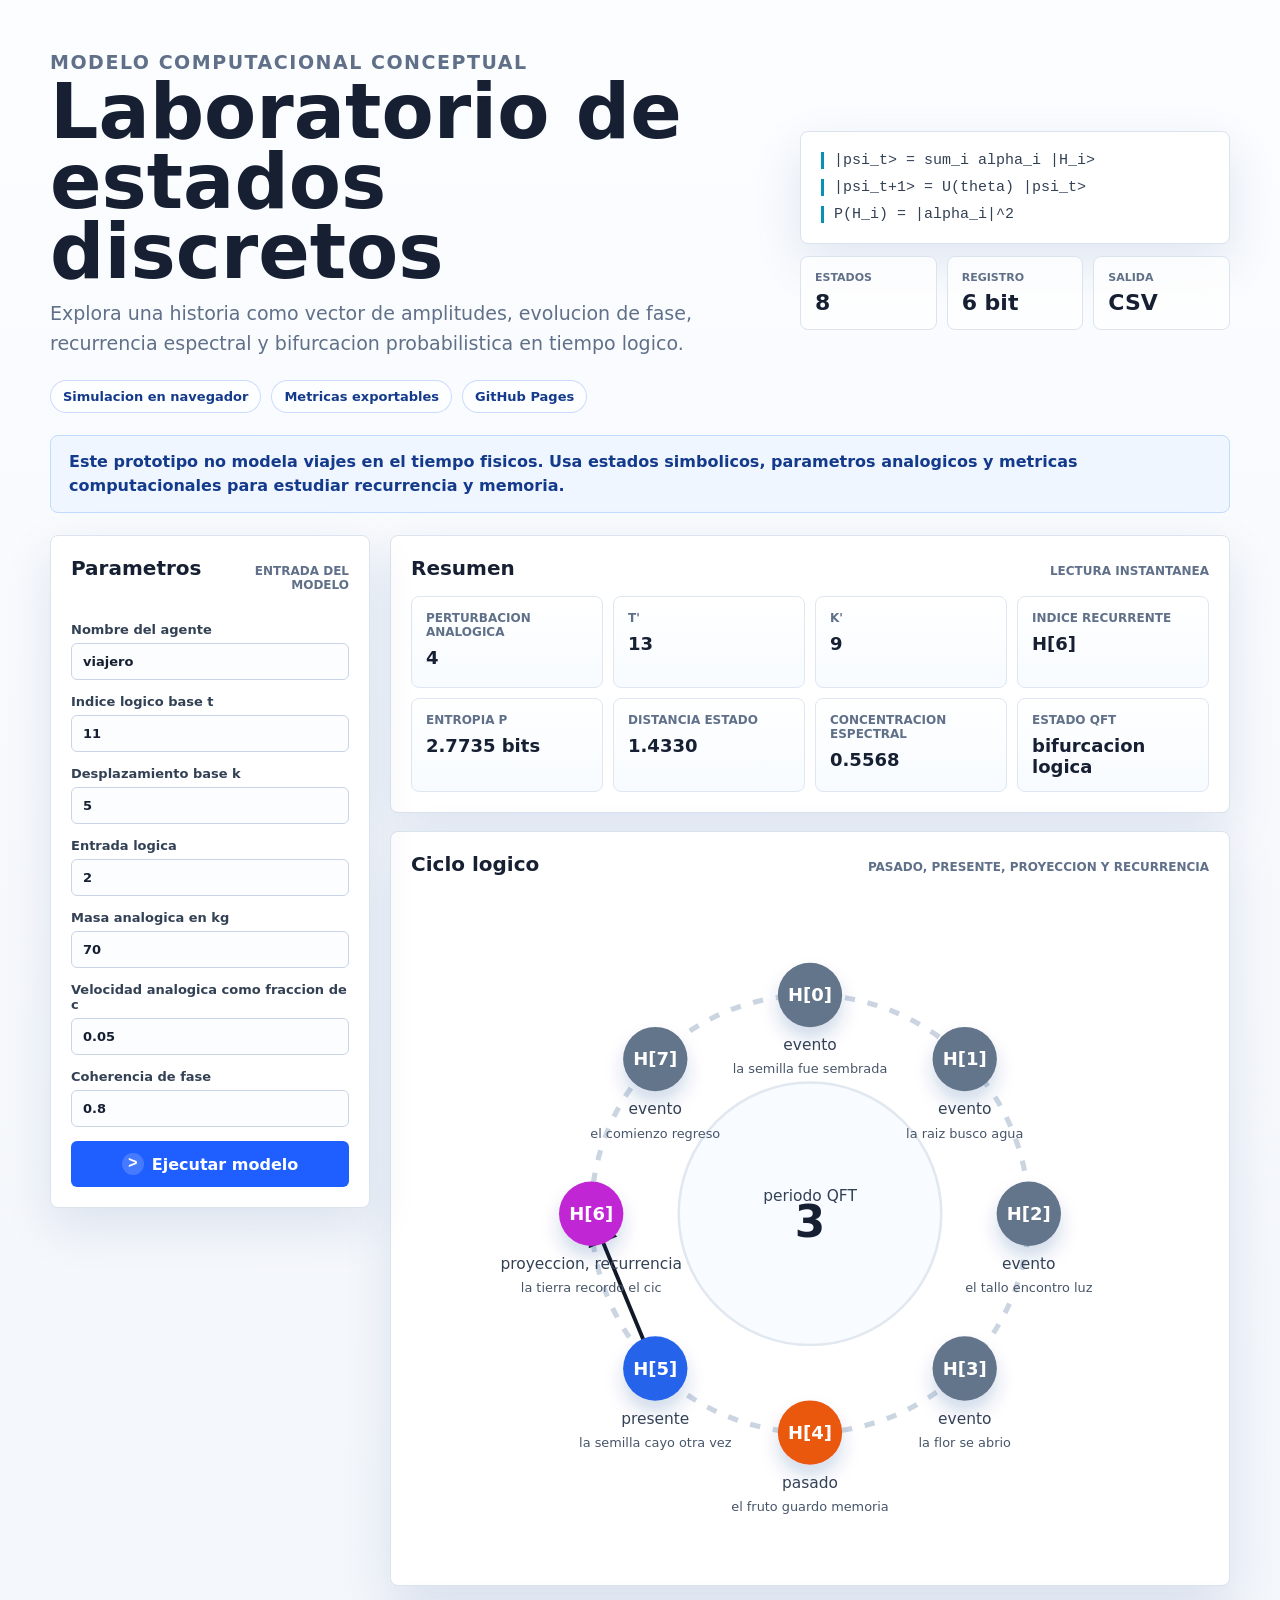
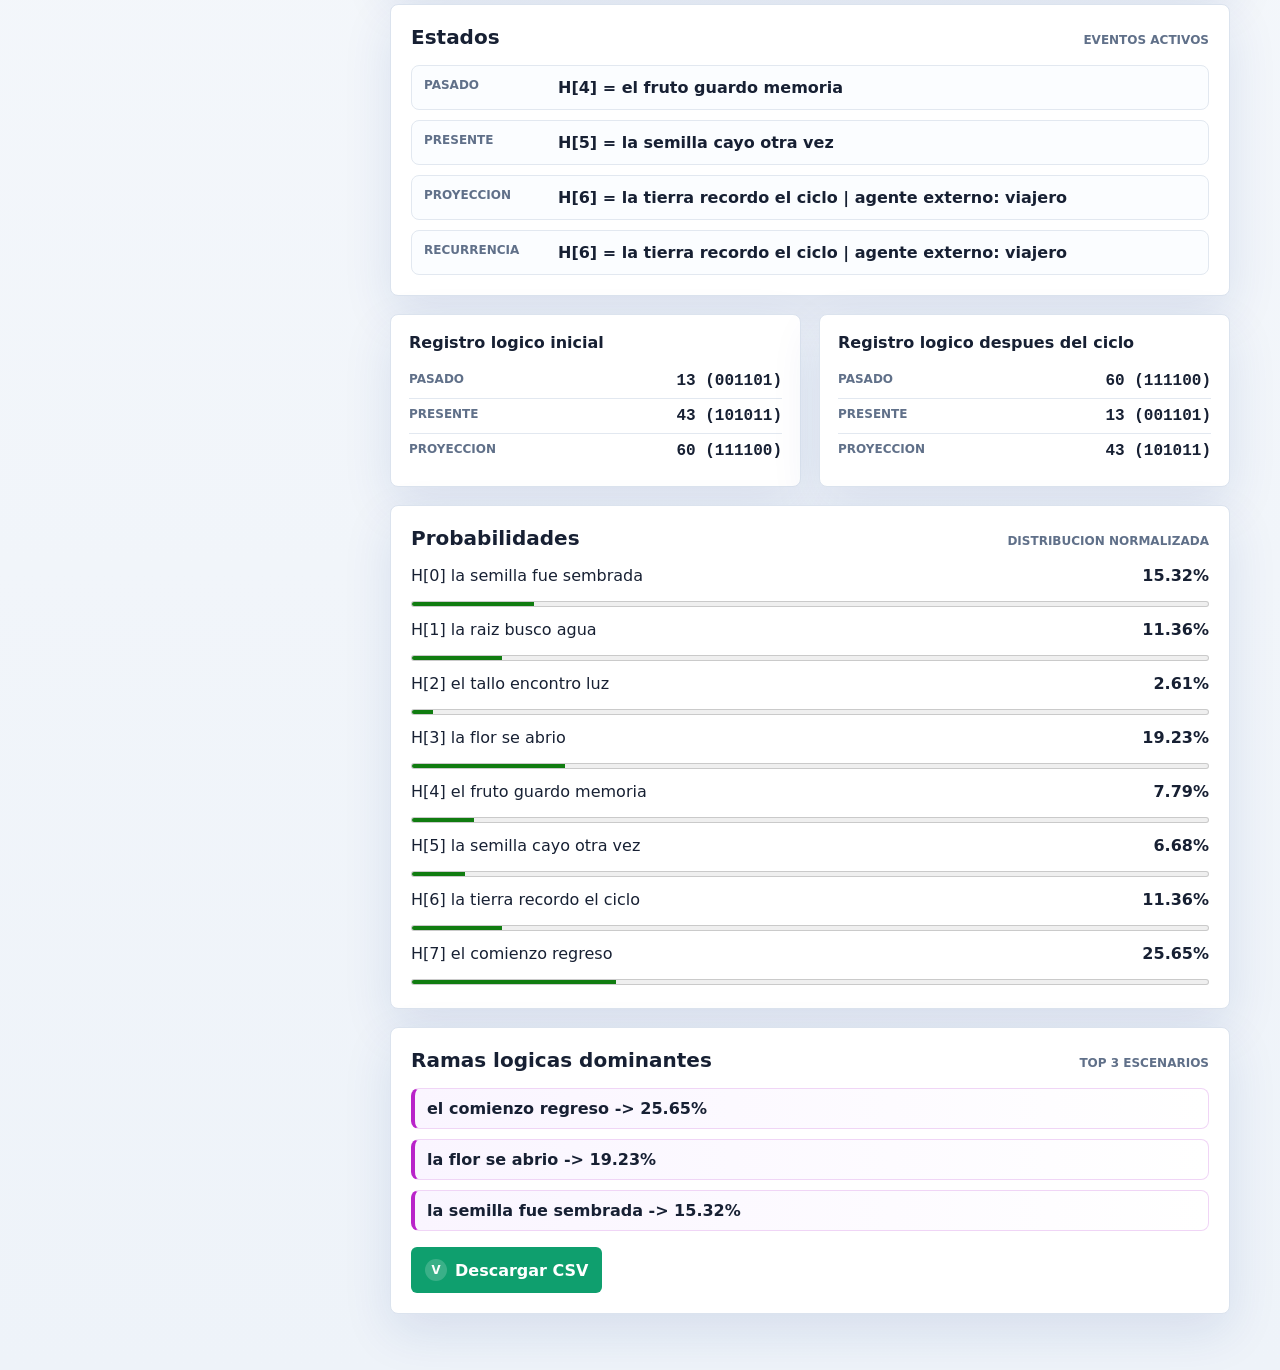
<file: docs/index.html>
<!doctype html>
<html lang="es">
  <head>
    <meta charset="utf-8" />
    <meta name="viewport" content="width=device-width, initial-scale=1" />
    <title>Laboratorio de Estados Discretos</title>
    <link rel="stylesheet" href="styles.css" />
  </head>
  <body>
    <main class="app-shell">
      <section class="hero">
        <div class="hero-copy">
          <p class="eyebrow">Modelo computacional conceptual</p>
          <h1>Laboratorio de estados discretos</h1>
          <p>
            Explora una historia como vector de amplitudes, evolucion de fase,
            recurrencia espectral y bifurcacion probabilistica en tiempo logico.
          </p>
          <div class="hero-actions" aria-label="Resumen de capacidades">
            <span>Simulacion en navegador</span>
            <span>Metricas exportables</span>
            <span>GitHub Pages</span>
          </div>
        </div>
        <div class="hero-panel">
          <div class="formula-panel" aria-label="Hipotesis del modelo">
            <span>|psi_t&gt; = sum_i alpha_i |H_i&gt;</span>
            <span>|psi_t+1&gt; = U(theta) |psi_t&gt;</span>
            <span>P(H_i) = |alpha_i|^2</span>
          </div>
          <div class="signal-strip">
            <article>
              <span>Estados</span>
              <strong>8</strong>
            </article>
            <article>
              <span>Registro</span>
              <strong>6 bit</strong>
            </article>
            <article>
              <span>Salida</span>
              <strong>CSV</strong>
            </article>
          </div>
        </div>
      </section>

      <section class="notice">
        Este prototipo no modela viajes en el tiempo fisicos. Usa estados simbolicos,
        parametros analogicos y metricas computacionales para estudiar recurrencia y memoria.
      </section>

      <section class="layout">
        <form id="sim-form" class="panel controls">
          <div class="panel-heading">
            <h2>Parametros</h2>
            <span>Entrada del modelo</span>
          </div>
          <label>
            Nombre del agente
            <input id="name" value="viajero" autocomplete="off" />
          </label>
          <label>
            Indice logico base t
            <input id="current_time" type="number" value="11" />
          </label>
          <label>
            Desplazamiento base k
            <input id="future_jump" type="number" value="5" />
          </label>
          <label>
            Entrada logica
            <input id="entry_time" type="number" value="2" />
          </label>
          <label>
            Masa analogica en kg
            <input id="mass_kg" type="number" min="0" step="0.1" value="70" />
          </label>
          <label>
            Velocidad analogica como fraccion de c
            <input id="velocity_fraction_c" type="number" min="0" max="0.999999" step="0.000001" value="0.05" />
          </label>
          <label>
            Coherencia de fase
            <input id="coherence" type="number" min="0" max="1" step="0.01" value="0.8" />
          </label>
          <button type="submit" class="primary-button">
            <span aria-hidden="true">></span>
            Ejecutar modelo
          </button>
        </form>

        <section id="result-section" class="results hidden">
          <div class="panel">
            <div class="panel-heading">
              <h2>Resumen</h2>
              <span>Lectura instantanea</span>
            </div>
            <div id="summary-grid" class="summary-grid"></div>
          </div>

          <div class="panel">
            <div class="panel-heading">
              <h2>Ciclo logico</h2>
              <span>Pasado, presente, proyeccion y recurrencia</span>
            </div>
            <svg id="cycle-svg" viewBox="0 0 620 520" role="img" aria-label="Grafico circular del ciclo logico"></svg>
          </div>

          <div class="panel">
            <div class="panel-heading">
              <h2>Estados</h2>
              <span>Eventos activos</span>
            </div>
            <ul id="state-list" class="state-list"></ul>
          </div>

          <div id="binary-timeline" class="binary-grid"></div>

          <div class="panel">
            <div class="panel-heading">
              <h2>Probabilidades</h2>
              <span>Distribucion normalizada</span>
            </div>
            <ul id="probability-list" class="probability-list"></ul>
          </div>

          <div class="panel">
            <div class="panel-heading">
              <h2>Ramas logicas dominantes</h2>
              <span>Top 3 escenarios</span>
            </div>
            <ul id="branch-list" class="branch-list"></ul>
            <button id="download-csv" type="button" class="secondary-button">
              <span aria-hidden="true">v</span>
              Descargar CSV
            </button>
          </div>
        </section>
      </section>
    </main>
    <script src="main.js"></script>
  </body>
</html>
</file>
<file: docs/styles.css>
:root {
  color-scheme: light;
  --bg: #f4f7fb;
  --panel: #ffffff;
  --ink: #172033;
  --muted: #607089;
  --line: #dbe3ee;
  --blue: #1f5eff;
  --blue-dark: #143a8b;
  --green: #0f9f6e;
  --magenta: #b923c9;
  --orange: #db6b21;
  --cyan: #0891b2;
  --shadow: 0 18px 50px rgba(20, 58, 139, 0.11);
}

* {
  box-sizing: border-box;
}

body {
  margin: 0;
  background: linear-gradient(180deg, #fbfdff 0%, var(--bg) 46%, #eef3f9 100%);
  color: var(--ink);
  font-family: Inter, ui-sans-serif, system-ui, -apple-system, BlinkMacSystemFont, "Segoe UI", sans-serif;
}

.app-shell {
  width: min(1180px, calc(100% - 32px));
  margin: 0 auto;
  padding: 24px 0 56px;
}

.hero {
  display: grid;
  grid-template-columns: minmax(0, 1fr) minmax(300px, 430px);
  gap: 24px;
  align-items: center;
  min-height: 360px;
  padding: 24px 0 22px;
}

.hero-copy {
  max-width: 780px;
}

.eyebrow {
  margin: 0 0 10px;
  color: var(--blue);
  font-size: 13px;
  font-weight: 700;
  letter-spacing: 0.08em;
  text-transform: uppercase;
}

h1,
h2,
h3,
p {
  margin-top: 0;
}

h1 {
  margin-bottom: 12px;
  max-width: 760px;
  font-size: clamp(40px, 7vw, 76px);
  line-height: 0.92;
  letter-spacing: 0;
}

h2 {
  margin-bottom: 16px;
  font-size: 20px;
}

h3 {
  margin-bottom: 12px;
  font-size: 16px;
}

.hero p {
  max-width: 720px;
  margin-bottom: 0;
  color: var(--muted);
  font-size: 19px;
  line-height: 1.55;
}

.hero-actions {
  display: flex;
  flex-wrap: wrap;
  gap: 10px;
  margin-top: 22px;
}

.hero-actions span {
  border: 1px solid rgba(31, 94, 255, 0.22);
  border-radius: 999px;
  padding: 8px 12px;
  background: rgba(255, 255, 255, 0.7);
  color: var(--blue-dark);
  font-size: 13px;
  font-weight: 800;
}

.formula-panel,
.panel,
.timeline-block {
  border: 1px solid var(--line);
  border-radius: 8px;
  background: var(--panel);
}

.hero-panel {
  display: grid;
  gap: 12px;
}

.formula-panel {
  display: grid;
  gap: 10px;
  padding: 20px;
  color: #334155;
  font-family: Consolas, "Liberation Mono", monospace;
  font-size: 15px;
  box-shadow: var(--shadow);
}

.formula-panel span {
  border-left: 3px solid var(--cyan);
  padding-left: 10px;
}

.signal-strip {
  display: grid;
  grid-template-columns: repeat(3, minmax(0, 1fr));
  gap: 10px;
}

.signal-strip article {
  border: 1px solid var(--line);
  border-radius: 8px;
  padding: 14px;
  background: rgba(255, 255, 255, 0.78);
}

.signal-strip span {
  display: block;
  color: var(--muted);
  font-size: 11px;
  font-weight: 800;
  text-transform: uppercase;
}

.signal-strip strong {
  display: block;
  margin-top: 6px;
  font-size: 22px;
}

.notice {
  margin: 0 0 22px;
  border: 1px solid #bfdbfe;
  border-radius: 8px;
  padding: 14px 18px;
  background: rgba(239, 246, 255, 0.86);
  color: var(--blue-dark);
  font-weight: 650;
  line-height: 1.5;
}

.layout {
  display: grid;
  grid-template-columns: 320px minmax(0, 1fr);
  gap: 20px;
  align-items: start;
}

.panel {
  padding: 20px;
  box-shadow: var(--shadow);
}

.controls {
  position: sticky;
  top: 16px;
  display: grid;
  gap: 14px;
}

.panel-heading {
  display: flex;
  align-items: baseline;
  justify-content: space-between;
  gap: 12px;
  margin-bottom: 16px;
}

.panel-heading h2 {
  margin-bottom: 0;
}

.panel-heading span {
  color: var(--muted);
  font-size: 12px;
  font-weight: 800;
  text-align: right;
  text-transform: uppercase;
}

label {
  display: grid;
  gap: 6px;
  color: #334155;
  font-size: 13px;
  font-weight: 700;
}

input {
  width: 100%;
  border: 1px solid #c9d5e6;
  border-radius: 6px;
  padding: 10px 11px;
  color: var(--ink);
  font: inherit;
  background: #fbfdff;
}

input:focus {
  border-color: var(--blue);
  box-shadow: 0 0 0 3px rgba(31, 94, 255, 0.14);
  outline: 0;
}

button {
  border: 0;
  border-radius: 6px;
  padding: 12px 14px;
  background: var(--blue);
  color: #ffffff;
  font: inherit;
  font-weight: 800;
  cursor: pointer;
}

.primary-button,
.secondary-button {
  display: inline-flex;
  align-items: center;
  justify-content: center;
  gap: 8px;
}

.primary-button span,
.secondary-button span {
  display: grid;
  width: 22px;
  height: 22px;
  place-items: center;
  border-radius: 999px;
  background: rgba(255, 255, 255, 0.18);
  font-family: Consolas, "Liberation Mono", monospace;
}

button:hover {
  filter: brightness(0.96);
}

.secondary-button {
  margin-top: 16px;
  background: var(--green);
}

.results {
  display: grid;
  gap: 18px;
}

.hidden {
  display: none;
}

.summary-grid {
  display: grid;
  grid-template-columns: repeat(4, minmax(0, 1fr));
  gap: 10px;
}

.summary-grid article {
  min-height: 92px;
  border: 1px solid #dfe7f2;
  border-radius: 8px;
  padding: 14px;
  background: linear-gradient(180deg, #ffffff 0%, #f7fbff 100%);
}

.summary-grid span,
.state-list span,
.timeline-block span {
  display: block;
  color: var(--muted);
  font-size: 12px;
  font-weight: 700;
  text-transform: uppercase;
}

.summary-grid strong {
  display: block;
  margin-top: 8px;
  overflow-wrap: anywhere;
  font-size: 18px;
}

#cycle-svg {
  width: 100%;
  min-height: 440px;
}

.node-index {
  fill: white;
  font-size: 14px;
  font-weight: 800;
}

.node-role {
  fill: #334155;
  font-size: 12px;
}

.node-event {
  fill: #475569;
  font-size: 10px;
}

.cycle-period {
  fill: var(--ink);
  font-size: 34px;
  font-weight: 900;
}

.state-list,
.probability-list,
.branch-list {
  display: grid;
  gap: 10px;
  padding: 0;
  margin: 0;
  list-style: none;
}

.state-list li {
  display: grid;
  grid-template-columns: 120px minmax(0, 1fr);
  gap: 14px;
  border: 1px solid #e2e8f0;
  border-radius: 8px;
  padding: 12px;
  background: #fbfdff;
}

.state-list strong {
  overflow-wrap: anywhere;
}

.binary-grid {
  display: grid;
  grid-template-columns: repeat(2, minmax(0, 1fr));
  gap: 18px;
}

.timeline-block {
  padding: 18px;
  box-shadow: var(--shadow);
}

.timeline-block div {
  display: flex;
  justify-content: space-between;
  gap: 16px;
  padding: 8px 0;
  border-bottom: 1px solid #e2e8f0;
}

.timeline-block div:last-child {
  border-bottom: 0;
}

.timeline-block strong {
  font-family: Consolas, "Liberation Mono", monospace;
}

.probability-list li div {
  display: flex;
  justify-content: space-between;
  gap: 14px;
  margin-bottom: 6px;
}

meter {
  width: 100%;
  height: 12px;
  accent-color: var(--blue);
}

.branch-list li {
  border: 1px solid #f0d5f6;
  border-left: 4px solid var(--magenta);
  border-radius: 8px;
  padding: 10px 12px;
  background: linear-gradient(90deg, #faf5ff 0%, #ffffff 100%);
  font-weight: 700;
}

@media (max-width: 920px) {
  .hero,
  .layout,
  .binary-grid {
    grid-template-columns: 1fr;
  }

  .controls {
    position: static;
  }

  .summary-grid {
    grid-template-columns: repeat(2, minmax(0, 1fr));
  }

  .panel-heading {
    align-items: flex-start;
    flex-direction: column;
  }

  .panel-heading span {
    text-align: left;
  }
}

@media (max-width: 560px) {
  .app-shell {
    width: min(100% - 20px, 1180px);
  }

  .summary-grid {
    grid-template-columns: 1fr;
  }

  h1 {
    font-size: 38px;
  }

  .signal-strip {
    grid-template-columns: 1fr;
  }

  .state-list li {
    grid-template-columns: 1fr;
  }
}
</file>
